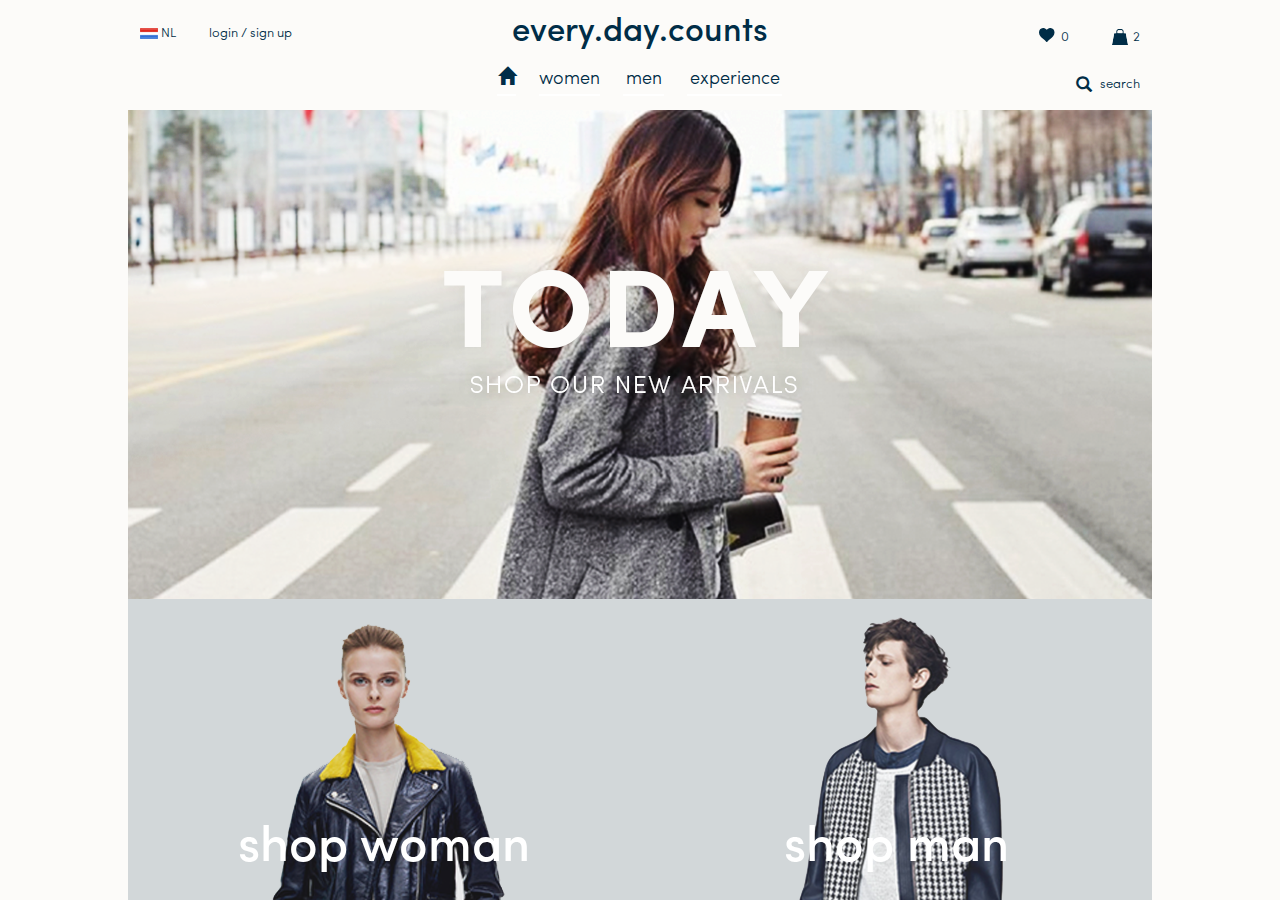
<file: index.html>
<!DOCTYPE html>
<html lang="en" class="js csstransforms3d">
  <head>
    <meta charset="utf-8">
    <title>Front End Test - Style Guide</title>
    <meta name="description" content="">
    <meta name="keywords" content="">
    <meta name="robots" content="index, follow">
    <meta name="revisit-after" content="1 day">
    <meta name="language" content="sr">
    <meta name="generator" content="N/A">
    <meta property="og:title" content="" />
    <meta property="og:type" content="" />
    <meta property="og:url" content="" />
    <meta property="og:image" content="" />
    <meta property="og:description" content="" />
    <meta name="viewport" content="width=device-width, initial-scale=1.0, maximum-scale=1">
    <link rel="shortcut icon" href="images/favicon.ico" type="image/x-icon">
    <link rel="icon" href="images/favicon.ico" type="image/x-icon">
    <link href="https://maxcdn.bootstrapcdn.com/bootstrap/3.3.6/css/bootstrap.min.css" rel="stylesheet">
    <link rel="stylesheet" href="//maxcdn.bootstrapcdn.com/font-awesome/4.3.0/css/font-awesome.min.css">
    <link href="css/main.css" rel="stylesheet">
    <script src="js/lib/modernizr.custom.js"></script>
    
  </head>
  <body>
  <div id="st-container" class="st-container st-effect-3">
    <div class="st-pusher">
      
       <nav class="st-menu st-effect-3" id="menu-3">
           <div class="menu-search">
               <a href="#"><span class="glyphicon glyphicon-search"></span> search</a>
           </div>
            
            <ul>
                <li><a href="#">home</a></li>
                <li>
                    <a href="#">women <i class="fa fa-angle-down fa-times pull-right"></i></a>
                    <div class="submenu">
                        <ul>
                            <li>
                                <a href="#">all clothing</a>
                            </li>
                            <li>
                                <a href="#">accessoires</a>
                            </li>
                            <li>
                                <a href="#">basics</a>
                            </li>
                            <li>
                                <a href="#">dresses</a>
                            </li>
                            <li>
                                <a href="#">jackets</a>
                            </li>
                            <li>
                                <a href="#">jeans</a>
                            </li>
                            <li>
                                <a href="#">pants</a>
                            </li>
                            <li>
                                <a href="#">shirts</a>
                            </li>
                            <li>
                                <a href="#">skirts</a>
                            </li>
                            <li>
                                <a href="#">sweaters</a>
                            </li>
                        </ul>
                    </div>
                </li>
                <li>
                    <a href="#">men <i class="fa fa-angle-down fa-times pull-right"></i></a>
                    <div class="submenu">
                        <ul>
                            <li>
                                <a href="#">all clothing</a>
                            </li>
                            <li>
                                <a href="#">accessoires</a>
                            </li>
                            <li>
                                <a href="#">basics</a>
                            </li>
                            <li>
                                <a href="#">dresses</a>
                            </li>
                            <li>
                                <a href="#">jackets</a>
                            </li>
                            <li>
                                <a href="#">jeans</a>
                            </li>
                            <li>
                                <a href="#">pants</a>
                            </li>
                            <li>
                                <a href="#">shirts</a>
                            </li>
                            <li>
                                <a href="#">skirts</a>
                            </li>
                            <li>
                                <a href="#">sweaters</a>
                            </li>
                        </ul>
                    </div>
                </li>
                <li><a href="#">experience</a></li>
                <li><a href="#"><span class="glyphicon glyphicon-user"></span> login / sign up</a></li>
                <li><a href="#"><span><img src="img/NL_base.png" alt=""></span> Nederland</a></li>
                <li><a href="#"><span class="glyphicon glyphicon-heart"></span> wishlist: 0</a></li>
                <li><a href="#">help</a></li>
                <li><a href="#">about us</a></li>
                <li><a href="#">privacy policy</a></li>
                <li><a href="#">terms & conditions</a></li>
            </ul>
        </nav>
        <div class="st-content">
            <div class="st-content-inner">
                <div class="container">
                  <div class="shopping-cart-wrapper">
                      <a href="#" class="close-box"><img src="img/close.png" alt=""></a>
                      <div class="shopping-cart-content">
                          <div class="shopping-row clearfix">
                              <div class="left-section">
                                  <p><strong>Product</strong></p>
                                  <div class="img-product">
                                      <center><img src="img/shop.jpg" alt=""></center>
                                  </div>
                                  <div class="product-description">
                                      <p>
                                          <strong>Black dress-shirt</strong> <br>
                                          Productnr.: 5648154 <br>
                                          <a href="#" class="text-button">edit</a>
                                          <a href="#" class="text-button ml-20">remove</a>
                                      </p>
                                  </div>
                              </div>
                              <div class="right-section product-info">
                                  <div class="quantity">
                                      <p><strong>Quantity</strong></p>
                                      <div class="dropdown-select">
                                        <a href="#">
                                            1
                                            <i class="fa fa-angle-down fa-times pull-right"></i>
                                        </a>
                                        <ul class="dropdown-menu-select">
                                            <li><a href="#">2</a></li>
                                            <li><a href="#">3</a></li>
                                            <li><a href="#">4</a></li>
                                            <li><a href="#">5</a></li>
                                        </ul>
                                    </div>
                                  </div>
                                  <div class="color">
                                      <p><strong>Color</strong></p>
                                      <div class="circle">
                                          <div class="black-circle">
                                              
                                          </div>
                                      </div>
                                  </div>
                                  <div class="size">
                                      <p><strong>Size</strong></p>
                                      <div class="circle">
                                          m
                                      </div>
                                  </div>
                                  <div class="price">
                                      <p><strong>Price</strong></p>
                                      <span>
                                          € 100
                                      </span>
                                  </div>
                              </div>
                          </div>
                          <div class="shopping-row clearfix">
                              <div class="left-section">
                                  <p>
                                      have a voucher code? <br>
                                      <a href="#" class="text-button">fill in your code</a>
                                  </p>
                                  
                              </div>
                              <div class="right-section total-order">
                                  <p>
                                        Subtotal <span>€ 100</span>
                                  </p>
                                  <p>
                                       Indication delivery cost <span>€ 0</span>
                                  </p>
                                  <h3>
                                      Order total  <span>€ 100
                                  </h3>
                              </div>
                          </div>
                          <div class="shopping-row clearfix">
                              <div class="left-section">
                                  <p>
                                      Order shipped within 1 <strong>business day <br>
30-day return guarantee</strong>
                                  </p>
                                 
                              </div>
                              <div class="right-section checkout">
                                 <span class="pull-left">We accept:</span>
                                 <img class="pull-left" src="img/visa.jpg" alt="">
                                  <a href="#" class="btn-blue pull-right">secure checkout <i class="fa fa-angle-right" aria-hidden="true"></i></a>
                              </div>
                          </div>
                      </div>
                  </div>
                   <header>
                       <div class="row">
                           <div class="col-md-4 col-sm-3 col-xs-2">
                               <div class="language hidden-xs">
                                   <img src="img/NL_base.png" alt="">
                                   NL

                                   <a href="#" class="login">
                                       login / sign up
                                   </a>
                                   
                               </div>
                                <div id="st-trigger-effects">
                                       <button class="navbar-toggle collapsed"  data-effect="st-effect-3">
                                          <span class="icon-bar"></span>
                                          <span class="icon-bar"></span>
                                          <span class="icon-bar"></span>
                                      </button>
                                  </div>
                           </div>
                           <div class="col-md-4 col-sm-6 col-xs-8" style="position:static">
                               <div class="date">
                                   every.day.counts
                               </div>
                               <nav class="small-menu hidden-xs">
                                   <ul>
                                       <li class="home">
                                           <a href="#"><span class="glyphicon glyphicon-home"></span></a>
                                       </li>
                                       <li class="women">
                                           <a href="#">women</a>
                                           <div class="dropdown-nav">
                                            <a href="#" class="close-box"><img src="img/close.png" alt=""></a>
                                             <div class="dropdown-content only bottom">
                                              <div class="arrow"></div>
                                              <div class="row">
                                                   <div class="col-md-8 col-sm-12">
                                                      <div class="row">
                                                          <div class="col-md-3 col-sm-3">
                                                             <div class="dropdown-submenu">
                                                              <h3>featured</h3>
                                                               <ul>
                                                                   <li><a href="#">new arrivals</a></li>
                                                                   <li><a href="#">best sellers</a></li>
                                                                   <li><a href="#" class="red">sale</a></li>
                                                               </ul>
                                                            </div>
                                                          </div>
                                                          
                                                          <div class="col-md-6 col-sm-6">
                                                             <div class="dropdown-submenu clearfix">
                                                              <h3>categories</h3>
                                                               <ul class="pull-left half-width">
                                                                   <li><a href="#">all clothing</a></li>
                                                                   <li><a href="#">accessoires</a></li>
                                                                   <li><a href="#">basics</a></li>
                                                                   <li><a href="#">dresses</a></li>
                                                                   <li><a href="#">jackets</a></li>
                                                                   <li><a href="#">jeans</a></li>
                                                               </ul>
                                                               <ul class="pull-right half-width">
                                                                    <li><a href="#">jeans</a></li>
                                                                   <li><a href="#">pants</a></li>
                                                                   <li><a href="#">shirts</a></li>
                                                                   <li><a href="#">skirts</a></li>
                                                                   <li><a href="#">sweaters</a></li>
                                                                   <li><a href="#">tops</a></li>
                                                               </ul>
                                                              </div>
                                                          </div>
                                                          <div class="col-md-3 col-sm-3">
                                                             <div class="dropdown-submenu">
                                                              <h3>lookbooks</h3>
                                                               <ul>
                                                                   <li><a href="#">summer 2014</a></li>
                                                                   <li><a href="#">spring 2014</a></li>
                                                               </ul>
                                                              </div>
                                                          </div>
                                                      </div>
                                                       
                                                   </div>
                                                   <div class="col-md-4 hidden-sm">
                                                       <img src="img/sale.jpg" alt="" class="img-responsive">
                                                   </div>
                                               </div>
                                             </div>
                                           </div>
                                           
                                       </li>
                                       <li class="men">
                                           <a href="#">men</a>
                                           <div class="dropdown-nav">
                                            <a href="#" class="close-box"><img src="img/close.png" alt=""></a>
                                             <div class="dropdown-content only bottom">
                                              <div class="arrow"></div>
                                              <div class="row">
                                                   <div class="col-md-8 col-sm-12">
                                                      <div class="row">
                                                          <div class="col-md-3 col-sm-3">
                                                             <div class="dropdown-submenu">
                                                              <h3>featured</h3>
                                                               <ul>
                                                                   <li><a href="#">new arrivals</a></li>
                                                                   <li><a href="#">best sellers</a></li>
                                                                   <li><a href="#" class="red">sale</a></li>
                                                               </ul>
                                                            </div>
                                                          </div>
                                                          
                                                          <div class="col-md-6 col-sm-6">
                                                             <div class="dropdown-submenu clearfix">
                                                              <h3>categories</h3>
                                                               <ul class="pull-left half-width">
                                                                   <li><a href="#">all clothing</a></li>
                                                                   <li><a href="#">accessoires</a></li>
                                                                   <li><a href="#">basics</a></li>
                                                                   <li><a href="#">dresses</a></li>
                                                                   <li><a href="#">jackets</a></li>
                                                                   <li><a href="#">jeans</a></li>
                                                               </ul>
                                                               <ul class="pull-right half-width">
                                                                    <li><a href="#">jeans</a></li>
                                                                   <li><a href="#">pants</a></li>
                                                                   <li><a href="#">shirts</a></li>
                                                                   <li><a href="#">skirts</a></li>
                                                                   <li><a href="#">sweaters</a></li>
                                                                   <li><a href="#">tops</a></li>
                                                               </ul>
                                                              </div>
                                                          </div>
                                                          <div class="col-md-3 col-sm-3">
                                                             <div class="dropdown-submenu">
                                                              <h3>lookbooks</h3>
                                                               <ul>
                                                                   <li><a href="#">summer 2014</a></li>
                                                                   <li><a href="#">spring 2014</a></li>
                                                               </ul>
                                                              </div>
                                                          </div>
                                                      </div>
                                                       
                                                   </div>
                                                   <div class="col-md-4 hidden-sm">
                                                       <img src="img/sale.jpg" alt="" class="img-responsive">
                                                   </div>
                                               </div>
                                             </div>
                                           </div>
                                           
                                       </li>
                                       <li class="experience">
                                           <a href="#">experience</a>
                                           <div class="dropdown-nav">
                                            <a href="#" class="close-box"><img src="img/close.png" alt=""></a>
                                             <div class="dropdown-content only bottom">
                                              <div class="arrow"></div>
                                              <div class="row">
                                                   <div class="col-md-8 col-sm-12">
                                                      <div class="row">
                                                          <div class="col-md-3 col-sm-3">
                                                             <div class="dropdown-submenu">
                                                              <h3>featured</h3>
                                                               <ul>
                                                                   <li><a href="#">new arrivals</a></li>
                                                                   <li><a href="#">best sellers</a></li>
                                                                   <li><a href="#" class="red">sale</a></li>
                                                               </ul>
                                                            </div>
                                                          </div>
                                                          
                                                          <div class="col-md-6 col-sm-6">
                                                             <div class="dropdown-submenu clearfix">
                                                              <h3>categories</h3>
                                                               <ul class="pull-left half-width">
                                                                   <li><a href="#">all clothing</a></li>
                                                                   <li><a href="#">accessoires</a></li>
                                                                   <li><a href="#">basics</a></li>
                                                                   <li><a href="#">dresses</a></li>
                                                                   <li><a href="#">jackets</a></li>
                                                                   <li><a href="#">jeans</a></li>
                                                               </ul>
                                                               <ul class="pull-right half-width">
                                                                    <li><a href="#">jeans</a></li>
                                                                   <li><a href="#">pants</a></li>
                                                                   <li><a href="#">shirts</a></li>
                                                                   <li><a href="#">skirts</a></li>
                                                                   <li><a href="#">sweaters</a></li>
                                                                   <li><a href="#">tops</a></li>
                                                               </ul>
                                                              </div>
                                                          </div>
                                                          <div class="col-md-3 col-sm-3">
                                                             <div class="dropdown-submenu">
                                                              <h3>lookbooks</h3>
                                                               <ul>
                                                                   <li><a href="#">summer 2014</a></li>
                                                                   <li><a href="#">spring 2014</a></li>
                                                               </ul>
                                                              </div>
                                                          </div>
                                                      </div>
                                                       
                                                   </div>
                                                   <div class="col-md-4 hidden-sm">
                                                       <img src="img/sale.jpg" alt="" class="img-responsive">
                                                   </div>
                                               </div>
                                             </div>
                                           </div>
                                           
                                       </li>
                                   </ul>
                               </nav>
                           </div>
                           <div class="col-md-4 col-sm-3 col-xs-2">
                                <div class="favourites">
                                    <a href="#" class="heart hidden-xs">
                                    <svg xmlns="http://www.w3.org/2000/svg" xmlns:xlink="http://www.w3.org/1999/xlink" preserveAspectRatio="xMidYMid" width="16" height="16" viewBox="0 0 16 16">
              <defs>

              </defs>
              <path d="M11.185,-0.010 C9.708,-0.010 8.446,1.084 7.752,1.838 C7.058,1.084 5.799,-0.010 4.322,-0.010 C1.777,-0.010 0.000,1.833 0.000,4.469 C0.000,7.374 2.207,9.252 4.342,11.068 C5.350,11.927 6.393,12.814 7.193,13.798 C7.328,13.962 7.525,14.057 7.732,14.057 L7.773,14.057 C7.981,14.057 8.177,13.962 8.311,13.798 C9.112,12.814 10.155,11.927 11.163,11.069 C13.299,9.253 15.507,7.375 15.507,4.469 C15.507,1.833 13.729,-0.010 11.185,-0.010 Z" class="cls-1"/>
            </svg>
                                    <span>0</span></a>
                                    <a href="#" class="shopping-bag">2</a>
                                    <div class="search hidden-xs">
                                        <a href="#"><span class="glyphicon glyphicon-search"></span> search</a>

                                    </div>
                                </div>

                           </div>
                       </div>
                       
                       
                       <div class="clear"></div>
                   </header>
                   <div class="search-box clearfix only bottom">
                        <input type="text" value="black">
                        <button class="btn-blue">
                            search <i class="fa fa-angle-right" aria-hidden="true"></i>
                        </button>
                        <div class="arrow"></div>
                   </div>
                   <div class="search-box-suggestions">
                      
                       <ul>
                           <li><a href="#">black shirt</a></li>
                           <li><a href="#"><span>black blazer</span></a></li>
                           <li><a href="#"><span>black top</span></a></li>
                       </ul>
                   </div>
                   <div class="mobile-search visible-xs clearfix">
                       <div class="half">
                           <a href="#">
                               <span class="glyphicon glyphicon-map-marker"></span>
                               store
                           </a>
                       </div>
                       <div class="half">
                           <a href="#">
                           <span class="glyphicon glyphicon-search"></span> search</a>
                       </div>
                   </div>
                </div>
                
           <main role="main">
               <div class="container">
                    <section class="big-image">
                        <img src="img/Mail-bijlage.png" class="img-responsive" alt="">
                        <a href="#" class="prev"><i class="fa fa-angle-left" aria-hidden="true"></i></a>
                        <a href="#" class="next"><i class="fa fa-angle-right" aria-hidden="true"></i></a>
                    </section>
                    <section class="twoimages clearfix">
                        <a href="#" class="image-box woman">
                            shop <span>woman</span>
                        </a>
                        <a href="#" class="image-box man">
                             shop <span>man</span>
                        </a>
                        <div class="clear"></div>
                    </section>
                    <div class="free-delivery">
                        free delivery & returns on UK orders
                    </div>
                    <section class="latest-product clearfix">
                        <div class="one-product">
                            <figure>
                               <a href="#">
                                   <img src="img/product1a.jpg" class="img-responsive" alt="">
                               </a> 
                            </figure>
                            <div class="description">
                                <h3>Today - Love dresses</h3>
                                <p>
                                    Donec sed odio dui. Donec ullam corper nulla non metus auctor fring illa. Vestibulum id ligula.
                                </p>
                                <a href="#" class="bold-link">Read more <i class="fa fa-angle-right" aria-hidden="true"></i></a>
                            </div>
                        </div>
                        <div class="one-product">
                            <figure>
                                <a href="#">
                                   <img src="img/product2.jpg" class="img-responsive" alt="">
                               </a> 
                            </figure>
                            <div class="description">
                                <h3>The everyday bag</h3>
                                <p>
                                   Duis mollis, est non commodo luctus, nisi erat porttitor ligula.
                                </p>
                                <a href="#" class="bold-link">Read more <i class="fa fa-angle-right" aria-hidden="true"></i></a>
                            </div>
                        </div>
                    </section>
               </div>
           </main>
           <footer>
                 <div class="container">
                     <div class="footer-content">
                      <div class="row">
                           <div class="col-md-4 col-sm-3 hidden-xs">
                                <ul class="footer-links">
                                    <li><a href="#">help</a></li>
                                    <li><a href="#">about us</a></li>
                                    <li><a href="#">privacy policy</a></li>
                                    <li><a href="#">terms & conditions</a></li>
                                </ul>
                           </div>
                           <div class="col-md-4 col-sm-6 col-xs-12">
                                <p>
                                    Donec sed odio dui. Donec ullamper nulla 
            non metus auctor fringilla. 
                                </p>
                                <input type="text" class="newsletter" placeholder="Your emailadress">
                                <a href="#" class="btn-blue">women <i class="fa fa-angle-right" aria-hidden="true"></i></a>
                                <a href="#" class="btn-blue">men <i class="fa fa-angle-right" aria-hidden="true"></i></a>
                                <a href="#" class="btn-blue last">both <i class="fa fa-angle-right" aria-hidden="true"></i></a>
                           </div>
                           <div class="col-md-4 col-sm-3 hidden-xs">
                               <div class="address align-center">
                                   <img src="img/pin-icon.png" alt="">

                                <p>
                                    33G King's Rd, London <br />
            +44 20 7730 6787
                                </p>
                                <a href="#" class="bold-link">
                                    more information <i class="fa fa-angle-right" aria-hidden="true"></i>
                                </a>
                                </div>
                           </div>
                          </div>
                      </div>
                  </div>
                  <div class="footer-bottom">
                      <div class="container">
                          <div class="footer-bottom-content">
                            <ul class="pull-right clearfix">
                                  <li><a href="#"><i class="fa fa-facebook" aria-hidden="true"></i></a></li>
                                  <li><a href="#"><i class="fa fa-youtube" aria-hidden="true"></i></a></li>
                                  <li><a href="#"><i class="fa fa-pinterest-p" aria-hidden="true"></i></a></li>
                                  <li><a href="#"><i class="fa fa-instagram" aria-hidden="true"></i></a></li>
                                  <li><a href="#"><i class="fa fa-twitter" aria-hidden="true"></i></a></li>
                                  <li><a href="#"><i class="fa fa-google-plus"></i></a></li>
                              </ul>
                             <p class="pull-left">copyright 2014</p>
                              
                          </div>
                      </div>
                  </div>
               </footer>
            </div>
        </div>
    </div>
  </div>
    <script src="https://ajax.googleapis.com/ajax/libs/jquery/2.1.4/jquery.min.js"></script>
    <script>window.jQuery || document.write('<script src="js/lib/jquery.min.js"><\/script>')</script>
    <script src="https://maxcdn.bootstrapcdn.com/bootstrap/3.3.6/js/bootstrap.min.js"></script>
    <script>window.jQuery || document.write('<script src="js/lib/bootstrap.min.js"><\/script>')</script>
    <script src="js/classie.js"></script>
    <script src="js/sidebarEffects.js"></script>
    <script src="js/main.js"></script>
  </body>
</html>
</file>
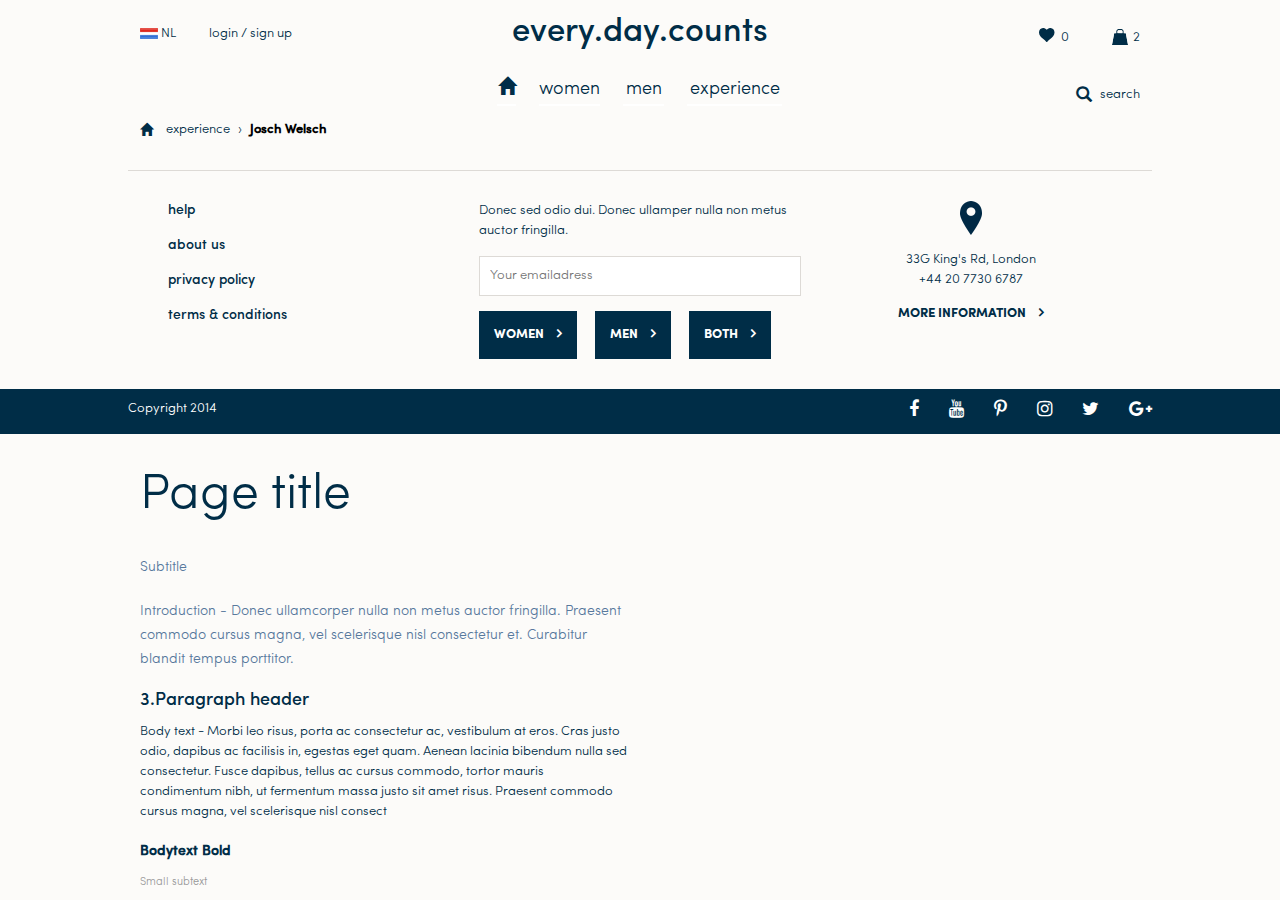
<file: index_styleguide.html>
<!DOCTYPE html>
<html lang="en" class="js csstransforms3d">
  <head>
    <meta charset="utf-8">
    <title>Front End Test - Style Guide</title>
    <meta name="description" content="">
    <meta name="keywords" content="">
    <meta name="robots" content="index, follow">
    <meta name="revisit-after" content="1 day">
    <meta name="language" content="sr">
    <meta name="generator" content="N/A">
    <meta property="og:title" content="" />
    <meta property="og:type" content="" />
    <meta property="og:url" content="" />
    <meta property="og:image" content="" />
    <meta property="og:description" content="" />
    <meta name="viewport" content="width=device-width, initial-scale=1.0, maximum-scale=1">
    <link href="https://maxcdn.bootstrapcdn.com/bootstrap/3.3.6/css/bootstrap.min.css" rel="stylesheet">
    <link rel="stylesheet" href="//maxcdn.bootstrapcdn.com/font-awesome/4.3.0/css/font-awesome.min.css">
    <link href="css/main.css" rel="stylesheet">
    <script src="js/lib/modernizr.custom.js"></script>

  </head>
  <body class="styleguide">
  <div id="st-container" class="st-container st-effect-3">
    <div class="st-pusher" id="st-trigger-effects">
      <button class="navbar-toggle collapsed"  data-effect="st-effect-3">
          <span class="icon-bar"></span>
          <span class="icon-bar"></span>
          <span class="icon-bar"></span>
      </button>
       <nav class="st-menu st-effect-3" id="menu-3">
           <div class="menu-search">
               <a href="#"><span class="glyphicon glyphicon-search"></span> search</a>
           </div>

            <ul>
                <li><a href="#">home</a></li>
                <li>
                    <a href="#">women <i class="fa fa-angle-down fa-times pull-right"></i></a>
                    <div class="submenu">
                        <ul>
                            <li>
                                <a href="#">all clothing</a>
                            </li>
                            <li>
                                <a href="#">accessoires</a>
                            </li>
                            <li>
                                <a href="#">basics</a>
                            </li>
                            <li>
                                <a href="#">dresses</a>
                            </li>
                            <li>
                                <a href="#">jackets</a>
                            </li>
                            <li>
                                <a href="#">jeans</a>
                            </li>
                            <li>
                                <a href="#">pants</a>
                            </li>
                            <li>
                                <a href="#">shirts</a>
                            </li>
                            <li>
                                <a href="#">skirts</a>
                            </li>
                            <li>
                                <a href="#">sweaters</a>
                            </li>
                        </ul>
                    </div>
                </li>
                <li>
                    <a href="#">men <i class="fa fa-angle-down fa-times pull-right"></i></a>
                    <div class="submenu">
                        <ul>
                            <li>
                                <a href="#">all clothing</a>
                            </li>
                            <li>
                                <a href="#">accessoires</a>
                            </li>
                            <li>
                                <a href="#">basics</a>
                            </li>
                            <li>
                                <a href="#">dresses</a>
                            </li>
                            <li>
                                <a href="#">jackets</a>
                            </li>
                            <li>
                                <a href="#">jeans</a>
                            </li>
                            <li>
                                <a href="#">pants</a>
                            </li>
                            <li>
                                <a href="#">shirts</a>
                            </li>
                            <li>
                                <a href="#">skirts</a>
                            </li>
                            <li>
                                <a href="#">sweaters</a>
                            </li>
                        </ul>
                    </div>
                </li>
                <li><a href="#">experience</a></li>
                <li><a href="#"><span class="glyphicon glyphicon-user"></span> login / sign up</a></li>
                <li><a href="#"><span><img src="img/NL_base.png" alt=""></span> Nederland</a></li>
                <li><a href="#"><span class="glyphicon glyphicon-heart"></span> wishlist: 0</a></li>
                <li><a href="#">help</a></li>
                <li><a href="#">about us</a></li>
                <li><a href="#">privacy policy</a></li>
                <li><a href="#">terms & conditions</a></li>
            </ul>
        </nav>
        <div class="st-content">
            <div class="st-content-inner">
                <div class="container">
                   <header>
                       <div class="row">
                           <div class="col-md-4">
                               <div class="language">
                                   <img src="img/NL_base.png" alt="">
                                   NL

                                   <a href="#" class="login">
                                       login / sign up
                                   </a>
                               </div>

                           </div>
                           <div class="col-md-4">
                               <div class="date">
                                   every.day.counts
                               </div>
                               <nav class="small-menu">
                                   <ul>
                                       <li class="home">
                                           <a href="#"><span class="glyphicon glyphicon-home"></span></a>
                                       </li>
                                       <li class="women"><a href="#">women</a></li>
                                       <li class="men"><a href="#">men</a></li>
                                       <li class="experience"><a href="#">experience</a></li>
                                   </ul>
                               </nav>
                           </div>
                           <div class="col-md-4">
                                <div class="favourites">
                                    <a href="#" class="heart">
                                    <svg xmlns="http://www.w3.org/2000/svg" xmlns:xlink="http://www.w3.org/1999/xlink" preserveAspectRatio="xMidYMid" width="16" height="16" viewBox="0 0 16 16">
              <defs>

              </defs>
              <path d="M11.185,-0.010 C9.708,-0.010 8.446,1.084 7.752,1.838 C7.058,1.084 5.799,-0.010 4.322,-0.010 C1.777,-0.010 0.000,1.833 0.000,4.469 C0.000,7.374 2.207,9.252 4.342,11.068 C5.350,11.927 6.393,12.814 7.193,13.798 C7.328,13.962 7.525,14.057 7.732,14.057 L7.773,14.057 C7.981,14.057 8.177,13.962 8.311,13.798 C9.112,12.814 10.155,11.927 11.163,11.069 C13.299,9.253 15.507,7.375 15.507,4.469 C15.507,1.833 13.729,-0.010 11.185,-0.010 Z" class="cls-1"/>
            </svg>
                                    <span>0</span></a>
                                    <a href="#" class="shopping-bag">2</a>
                                    <div class="search">
                                        <a href="#"><span class="glyphicon glyphicon-search"></span> search</a>

                                    </div>
                                </div>

                           </div>
                       </div>
                   </header>
                   <section class="breadcrumb">
                        <a href="#"><span class="glyphicon glyphicon-home"></span></a>
                        <a href="#">experience</a> › <span class="bold">Josch Welsch</span>
                   </section>

                </div>
                <footer>

         <div class="container">
             <div class="footer-content">
              <div class="row">
                   <div class="col-md-4">
                        <ul class="footer-links">
                            <li><a href="#">help</a></li>
                            <li><a href="#">about us</a></li>
                            <li><a href="#">privacy policy</a></li>
                            <li><a href="#">terms & conditions</a></li>
                        </ul>
                   </div>
                   <div class="col-md-4">
                        <p>
                            Donec sed odio dui. Donec ullamper nulla
    non metus auctor fringilla.
                        </p>
                        <input type="text" class="newsletter" placeholder="Your emailadress">
                        <a href="#" class="btn-blue">women <i class="fa fa-angle-right" aria-hidden="true"></i></a>
                        <a href="#" class="btn-blue">men <i class="fa fa-angle-right" aria-hidden="true"></i></a>
                        <a href="#" class="btn-blue">both <i class="fa fa-angle-right" aria-hidden="true"></i></a>
                   </div>
                   <div class="col-md-4">
                       <div class="address align-center">
                           <img src="img/pin-icon.png" alt="">

                        <p>
                            33G King's Rd, London <br />
    +44 20 7730 6787
                        </p>
                        <a href="#" class="bold-link">
                            more information <i class="fa fa-angle-right" aria-hidden="true"></i>
                        </a>
                        </div>
                   </div>
                  </div>
              </div>
          </div>
          <div class="footer-bottom">
              <div class="container">
                  <div class="footer-bottom-content ">
                     <p class="pull-left">Copyright 2014</p>
                      <ul class="pull-right clearfix">
                          <li><a href="#"><i class="fa fa-facebook" aria-hidden="true"></i></a></li>
                          <li><a href="#"><i class="fa fa-youtube" aria-hidden="true"></i></a></li>
                          <li><a href="#"><i class="fa fa-pinterest-p" aria-hidden="true"></i></a></li>
                          <li><a href="#"><i class="fa fa-instagram" aria-hidden="true"></i></a></li>
                          <li><a href="#"><i class="fa fa-twitter" aria-hidden="true"></i></a></li>
                          <li><a href="#"><i class="fa fa-google-plus"></i></a></li>
                      </ul>
                  </div>
              </div>
          </div>
       </footer>
           <main role="main">
               <div class="container">
                   <section class="main-content" style="width:50%">
                        <h1>Page title</h1>
                        <h2>Subtitle</h2>
                        <h2>
                            Introduction - Donec ullamcorper nulla non metus auctor fringilla. Praesent commodo cursus magna, vel scelerisque nisl consectetur et. Curabitur blandit tempus porttitor.
                        </h2>
                        <h3>
                            3.Paragraph header
                        </h3>
                        <p>
                            Body text - Morbi leo risus, porta ac consectetur ac, vestibulum at eros. Cras justo odio, dapibus ac facilisis in, egestas eget quam. Aenean lacinia bibendum nulla sed consectetur. Fusce dapibus, tellus ac cursus commodo, tortor mauris condimentum nibh, ut fermentum massa justo sit amet risus. Praesent commodo cursus magna, vel scelerisque nisl consect <br /> <br />
                            <span><strong>Bodytext Bold</strong></span>
                        </p>

                        <p>
                            <span class="small">
                                Small subtext
                            </span>
                        </p>
                    </section>
                    <section class="big-image">
                        <img src="img/Mail-bijlage.png" class="img-responsive" alt="">
                        <a href="#" class="prev"><i class="fa fa-angle-left" aria-hidden="true"></i></a>
                        <a href="#" class="next"><i class="fa fa-angle-right" aria-hidden="true"></i></a>
                    </section>
                    <section class="twoimages clearfix">
                        <a href="#" class="image-box woman">
                            shop woman
                        </a>
                        <a href="#" class="image-box man">
                             shop man
                        </a>
                        <div class="clear"></div>
                    </section>
                    <section class="inputs" style="width:50%;">
                        <div class="field-box">
                            <label for="">Textfield</label>
                            <input type="text" placeholder="">
                        </div>
                         <div class="field-box">
                            <label for="">Error message</label>
                            <input type="text" class="error" placeholder="Input">
                            <span class="error-msg">Error message</span>
                        </div>
                         <div class="field-box">
                            <div class="dropdown-select">
                                <a href="#">
                                    The Netherlands
                                    <i class="fa fa-angle-down fa-times pull-right"></i>
                                </a>
                                <ul class="dropdown-menu-select">
                                    <li><a href="#">option 1</a></li>
                                    <li><a href="#">option 2</a></li>
                                    <li><a href="#">option 3</a></li>
                                    <li><a href="#">option 4</a></li>
                                </ul>
                            </div>
                        </div>
                        <div class="field-box">
                            <button type="button" class="btn-blue">Button <i class="fa fa-angle-right" aria-hidden="true"></i></a>
                        </div>

                        <div class="field-box">
                            <button type="button" class="btn-blue add-to"><img src="img/shopping-bag-icon-white.png" alt=""> add to bag <i class="fa fa-angle-right" aria-hidden="true"></i></a>
                        </div>

                        <div class="field-box">
                            <button type="button" class="btn-blue add-to"><img src="img/shopping-bag-icon-white.png" alt=""> add to bag <i class="fa fa-angle-right" aria-hidden="true"></i></a>
                        </div>

                        <div class="field-box">
                            <a href="#" class="btn-light">
                                <i class="fa fa-heart" aria-hidden="true"></i>
                            </a>
                            <a href="#" class="btn-light">
                               <i class="fa fa-share-alt" aria-hidden="true"></i>
                            </a>
                        </div>

                         <div class="field-box">
                            <button class="bold-link">
                               button <i class="fa fa-angle-right" aria-hidden="true"></i>
                            </button>

                        </div>
                        <div class="field-box">
                            <button class="text-button">text button</button>

                        </div>

                        <div class="field-box">
                            <div class="dropdown-select-slide">
                                <a href="#">
                                    The Netherlands
                                    <i class="fa fa-angle-down fa-times"></i>
                                </a>
                                <ul class="dropdown-menu-select">
                                    <li><a href="#">option 1</a></li>
                                    <li><a href="#">option 2</a></li>
                                    <li><a href="#">option 3</a></li>
                                    <li><a href="#">option 4</a></li>
                                </ul>
                            </div>
                        </div>

                    </section>

                    <section class="products">
                        <div class="">
                            <div class="col-md-3">
                                <div class="product">
                                    <figure>
                                        <a href="#">
                                        <center><img class="img-responsive" src="img/woman1.jpg" alt=""></center></a>
                                    </figure>
                                    <div class="title">
                                        <a href="#">White dress-shirt</a>
                                    </div>
                                    <div class="price">
                                        <a href="#">
                                            €30 <i class="fa fa-angle-right" aria-hidden="true"></i>
                                        </a>
                                    </div>
                                    <div class="dots">
                                        <a href="#" class="black"></a>
                                        <a href="#" class="blue"></a>
                                        <a href="#" class="green"></a>
                                        <a href="#">
                                            <span class="glyphicon glyphicon-plus"></span>
                                        </a>
                                    </div>
                                </div>
                            </div>
                            <div class="col-md-3">
                                <div class="product">
                                    <figure>
                                         <a href="#"><center><img class="img-responsive" src="img/woman2.jpg" alt=""></center></a>
                                    </figure>
                                    <div class="title">
                                         <a href="#">Jacket</a>
                                    </div>
                                    <div class="price">
                                       <span><del>€20</del></span>
                                        <a href="#" class="red-link">
                                             €10 <i class="fa fa-angle-right" aria-hidden="true"></i>
                                        </a>
                                    </div>
                                    <div class="dots">
                                        <a href="#" class="purple"></a>
                                        <a href="#" class="grey"></a>
                                    </div>
                                </div>
                            </div>
                            <div class="col-md-3">
                                <div class="product">
                                    <figure>
                                         <a href="#"><center><img src="img/woman3.jpg" class="img-responsive" alt=""></center></a>
                                    </figure>
                                    <div class="title">
                                        <a href="#"> Cashmere blazer</a>
                                    </div>
                                    <div class="price">
                                        <a href="#">
                                            €55.99
                                        </a>
                                    </div>
                                </div>
                            </div>
                            <div class="col-md-3">
                                <div class="product">
                                    <figure>
                                        <a href="#"> <center><img src="img/woman4.jpg" class="img-responsive" alt=""></center></a>
                                    </figure>
                                    <div class="title">
                                        <a href="#"> Grey shirt</a>
                                    </div>
                                    <div class="price">
                                        <a href="#">
                                            €15
                                        </a>
                                    </div>
                                    <div class="dots">
                                        <a href="#" class="border-dots">
                                            <span class="dark-grey-border"></span>
                                        </a>
                                        <a href="#" class="border-dots">
                                            <span class="dark-grey-border"></span>
                                        </a>
                                    </div>
                                </div>
                            </div>
                        </div>
                    </section>

               </div>
           </main>
            </div>
        </div>
    </div>
  </div>
    <script src="https://ajax.googleapis.com/ajax/libs/jquery/2.1.4/jquery.min.js"></script>
    <script>window.jQuery || document.write('<script src="js/lib/jquery.min.js"><\/script>')</script>
    <script src="https://maxcdn.bootstrapcdn.com/bootstrap/3.3.6/js/bootstrap.min.js"></script>
    <script>window.jQuery || document.write('<script src="js/lib/bootstrap.min.js"><\/script>')</script>
    <script src="js/classie.js"></script>
    <script src="js/sidebarEffects.js"></script>
    <script src="js/main.js"></script>
  </body>
</html>
</file>
<file: css/main.css>
/*! normalize.css v3.0.3 | MIT License | github.com/necolas/normalize.css */html{font-family:sans-serif;-ms-text-size-adjust:100%;-webkit-text-size-adjust:100%}body{margin:0}article,aside,details,figcaption,figure,footer,header,hgroup,main,menu,nav,section,summary{display:block}audio,canvas,progress,video{display:inline-block;vertical-align:baseline}audio:not([controls]){display:none;height:0}[hidden],template{display:none}a{background-color:transparent}a:active,a:hover,a:focus{outline:0;text-decoration:none}abbr[title]{border-bottom:1px dotted}b,strong{font-weight:bold}dfn{font-style:italic}h1{font-size:2em;margin:0.67em 0}mark{background:#ff0;color:#000}small{font-size:80%}sub,sup{font-size:75%;line-height:0;position:relative;vertical-align:baseline}sup{top:-0.5em}sub{bottom:-0.25em}img{border:0}svg:not(:root){overflow:hidden}figure{margin:1em 40px}hr{box-sizing:content-box;height:0}pre{overflow:auto}code,kbd,pre,samp{font-family:monospace, monospace;font-size:1em}button,input,optgroup,select,textarea{color:inherit;font:inherit;margin:0}button{overflow:visible}button,select{text-transform:none}button,html input[type="button"],input[type="reset"],input[type="submit"]{-webkit-appearance:button;cursor:pointer}button[disabled],html input[disabled]{cursor:default}button::-moz-focus-inner,input::-moz-focus-inner{border:0;padding:0}input{line-height:normal}input[type="checkbox"],input[type="radio"]{box-sizing:border-box;padding:0}input[type="number"]::-webkit-inner-spin-button,input[type="number"]::-webkit-outer-spin-button{height:auto}input[type="search"]{-webkit-appearance:textfield;box-sizing:content-box}input[type="search"]::-webkit-search-cancel-button,input[type="search"]::-webkit-search-decoration{-webkit-appearance:none}fieldset{border:1px solid #c0c0c0;margin:0 2px;padding:0.35em 0.625em 0.75em}legend{border:0;padding:0}textarea{overflow:auto}optgroup{font-weight:bold}table{border-collapse:collapse;border-spacing:0}td,th{padding:0}ul,ol{list-style:none;margin:0;padding:0}.align-center{text-align:center}b,strong,.bold{font-weight:bold !important}.col-xs-1,.col-sm-1,.col-md-1,.col-lg-1,.col-xs-2,.col-sm-2,.col-md-2,.col-lg-2,.col-xs-3,.col-sm-3,.col-md-3,.col-lg-3,.col-xs-4,.col-sm-4,.col-md-4,.col-lg-4,.col-xs-5,.col-sm-5,.col-md-5,.col-lg-5,.col-xs-6,.col-sm-6,.col-md-6,.col-lg-6,.col-xs-7,.col-sm-7,.col-md-7,.col-lg-7,.col-xs-8,.col-sm-8,.col-md-8,.col-lg-8,.col-xs-9,.col-sm-9,.col-md-9,.col-lg-9,.col-xs-10,.col-sm-10,.col-md-10,.col-lg-10,.col-xs-11,.col-sm-11,.col-md-11,.col-lg-11,.col-xs-12,.col-sm-12,.col-md-12,.col-lg-12{padding-right:5px;padding-left:5px}.row{margin-left:-5px;margin-right:-5px}.block{display:block}input:focus,select:focus,textarea:focus,button:focus{outline:none}@font-face{font-family:'SofiaProRegular';font-weight:normal;src:url("../fonts/Mostardesign-SofiaProRegular.otf") format("opentype")}@font-face{font-family:'SofiaProBold';font-weight:bold;src:url("../fonts/Mostardesign-SofiaProBold.otf") format("opentype")}@font-face{font-family:'SofiaProLight';font-weight:300;src:url("../fonts/Mostardesign-SofiaProLight.otf") format("opentype")}@font-face{font-family:'SofiaProMedium';font-weight:500;src:url("../fonts/Mostardesign-SofiaProMedium.otf") format("opentype")}.btn-style,.btn-blue{background:#002d47;color:#fff;padding:15px;font-size:13px;text-transform:uppercase;font-family:"SofiaProBold";display:inline-block;-webkit-transition:all 0.2s ease;-moz-transition:all 0.2s ease;-o-transition:all 0.2s ease;transition:all 0.2s ease;border:none}.btn-style:hover,.btn-blue:hover,.btn-style:focus,.btn-blue:focus,.btn-style:active,.btn-blue:active{background-color:#001d2d;color:#fff;-webkit-transition:all 0.2s ease;-moz-transition:all 0.2s ease;-o-transition:all 0.2s ease;transition:all 0.2s ease}.btn-style i,.btn-blue i{font-weight:bold;font-size:14px;margin-left:10px}.btn-style img,.btn-blue img{position:relative;top:-2px;margin-right:10px}.red{color:#e6535d !important}.btn-light{width:50px;height:50px;text-align:center;line-height:50px;color:#fff;background:#58799d;display:inline-block;-webkit-transition:all 0.2s ease;-moz-transition:all 0.2s ease;-o-transition:all 0.2s ease;transition:all 0.2s ease}.btn-light:hover{background:#3d546e;-webkit-transition:all 0.2s ease;-moz-transition:all 0.2s ease;-o-transition:all 0.2s ease;transition:all 0.2s ease}.btn-light:hover i{color:#fff}.btn-light:active,.btn-light:focus{color:#8aa1bb}.btn-light:active i,.btn-light:focus i{color:#8aa1bb}.btn-light i{font-size:15px;color:#fff}.add-to{width:200px}.container{max-width:1024px;padding:0;width:100%}.bold-link{color:#002d47;font-size:13px;text-transform:uppercase;font-family:"SofiaProBold";display:inline-block;-webkit-transition:all 0.2s ease;-moz-transition:all 0.2s ease;-o-transition:all 0.2s ease;transition:all 0.2s ease;border:none;background:none}.bold-link:hover,.bold-link:focus,.bold-link:active{color:#001d2d;-webkit-transition:all 0.2s ease;-moz-transition:all 0.2s ease;-o-transition:all 0.2s ease;transition:all 0.2s ease}.bold-link:hover i,.bold-link:focus i,.bold-link:active i{color:#001d2d}.bold-link i{font-weight:bold;font-size:14px;margin-left:10px}.red-link{color:#e6535d;padding:15px;font-size:13px;text-transform:uppercase;font-family:"SofiaProBold";display:inline-block;-webkit-transition:all 0.2s ease;-moz-transition:all 0.2s ease;-o-transition:all 0.2s ease;transition:all 0.2s ease;border:none;background:none}.red-link:hover,.red-link:focus,.red-link:active{color:#e6535d;-webkit-transition:all 0.2s ease;-moz-transition:all 0.2s ease;-o-transition:all 0.2s ease;transition:all 0.2s ease}.red-link:hover i,.red-link:focus i,.red-link:active i{color:#001d2d}.red-link i{font-weight:bold;font-size:14px;margin-left:10px;color:#e6535d}.text-button{background:none;border:none;color:#999;font-family:"SofiaProMedium";border-bottom:1px solid #dddad6;padding:0;-webkit-transition:all 0.2s ease;-moz-transition:all 0.2s ease;-o-transition:all 0.2s ease;transition:all 0.2s ease}.text-button:hover,.text-button:focus,.text-button:active{color:#666;border-bottom:1px solid #b1b0af;-webkit-transition:all 0.2s ease;-moz-transition:all 0.2s ease;-o-transition:all 0.2s ease;transition:all 0.2s ease}.clear{clear:both}.btn-blue{margin-right:15px}.hover,header .language a:hover,header .favourites .heart:hover span,header .favourites .shopping-bag:hover span,header .favourites .search a:hover,.breadcrumb a:hover,footer .footer-content .footer-links li a:hover,.bold{color:#000;font-family:'SofiaProMedium'}label{font-family:'SofiaProMedium';color:#002d47;font-size:14px}input{height:40px;border:1px solid #dddad6;font-family:'SofiaProLight';display:block;width:100%;padding:0 10px;color:#002d47;font-size:13px}input:focus{border:1px solid #b6b6b6}input.error{border:1px solid #e6535d}.error-msg{color:#e6535d;margin-top:3px;display:inline-block}a{color:#002d47}a:hover{color:#000}a:hover span{color:#000}body{font-family:'SofiaProLight';color:#002d47;font-size:13px;background:#fcfbf9}hr{border-bottom:1px solid #dddad6;padding:25px 0}header{padding:25px 12px;height:110px;position:relative}header .header-content .one-third{width:33%;float:left}header .language a{margin-left:30px}header .date{font-family:'SofiaProMedium';font-size:33px;text-align:center;margin-top:-16px;cursor:pointer}header .small-menu{width:100%;display:block;text-align:center;margin-top:10px}header .small-menu ul{width:100%}header .small-menu ul li{display:inline-block;margin:0 20px 0 0}header .small-menu ul li a{display:inline-block;font-size:18px;border-bottom:2px solid #fff}header .small-menu ul li a:hover{font-family:'SofiaProMedium';border-bottom:2px solid #002d47}header .small-menu ul li:last-child{margin-right:0}header .small-menu ul li.home>a{width:19px}header .small-menu ul li.women>a{width:61px}header .small-menu ul li.men>a{width:41px}header .small-menu ul li.experience>a{width:95px}header .small-menu ul li .dropdown-nav{position:absolute;width:calc(100% - 24px);left:12px;z-index:9;top:90px;padding-top:20px;display:none}header .small-menu ul li .dropdown-nav .dropdown-submenu{padding-left:15px}header .small-menu ul li .dropdown-nav h3{text-align:left;margin:0 0 30px 0}header .small-menu ul li .dropdown-nav ul li{display:block;margin:0;text-align:left}header .small-menu ul li .dropdown-nav ul li a{font-size:14px;padding:3px 0;border:none}header .small-menu ul li .dropdown-nav ul li a:hover{border:none}header .small-menu ul li .dropdown-nav ul.half-width{width:50%}header .small-menu ul li .dropdown-nav .dropdown-content{background:#fff;padding:25px 20px;height:285px;border-top:1px solid #dddad6}header .small-menu ul li .dropdown-nav .dropdown-content.only.bottom .arrow{right:474px;top:10px}header .small-menu ul li:hover .dropdown-nav{display:block}header .small-menu ul li:nth-child(2) .dropdown-nav .dropdown-content.only.bottom .arrow{right:545px}header .small-menu ul li:nth-child(4) .dropdown-nav .dropdown-content.only.bottom .arrow{right:390px}header .favourites{text-align:right}header .favourites .heart{margin-right:40px;display:inline-block;fill:#002d47;fill-rule:evenodd}header .favourites .heart svg{position:relative;top:3px}header .favourites .heart:hover{fill:#000}header .favourites .heart span{margin-left:3px}header .favourites .shopping-bag{display:inline-block;height:16px;padding-left:21px;background:url("../img/shopping-bag-icon.png") no-repeat 0 0}header .favourites .shopping-bag:hover{background:url("../img/shopping-bag-icon.png") no-repeat 0 -16px}header .favourites .shopping-bag span{position:relative;top:-3px;margin-left:1px}header .favourites .search{margin-top:25px}header .favourites .search span{font-size:16px;position:relative;top:4px;margin-right:5px}.search-box{border-top:1px solid #dddad6;border-bottom:1px solid #dddad6;height:50px;position:relative;display:none}.search-box input{height:48px;border:none;background:#fcfbf9;text-align:center;width:83%;float:left;font-family:"SofiaProMedium";font-size:18px}.search-box .btn-blue{float:left}.only>.arrow,.only>.arrow:after{position:absolute;display:block;width:0;height:0;border-color:transparent;border-style:solid}.only>.arrow{border-width:11px}.only>.arrow:after{content:"";border-width:10px}.only.bottom>.arrow{top:-11px;right:22px;margin-left:-11px;border-top-width:0;border-bottom-color:#999;border-bottom-color:rgba(0,0,0,0.25)}.only.bottom>.arrow:after{top:1px;margin-left:-10px;content:" ";border-top-width:0;border-bottom-color:#fff}.search-box-suggestions{padding:20px 0;width:83%;background:#fcfbf9;text-align:center;font-family:"SofiaProMedium";border-bottom:1px solid #dddad6;position:relative;display:none}.search-box-suggestions ul li a{font-size:14px;padding:3px 0;display:block}.search-box-suggestions ul li a span{color:#58799d}.free-delivery{height:65px;border-top:1px solid #dddad6;border-bottom:1px solid #dddad6;line-height:65px;font-family:"SofiaProMedium";font-size:25px;text-align:center}.breadcrumb{background:none;padding:10px 0}.breadcrumb a{padding:0 5px}.breadcrumb a:first-child{padding-left:0px}.breadcrumb a span{top:3px}.breadcrumb .bold{margin-left:5px}footer .footer-content{padding:30px 20px;border-top:1px solid #dddad6}footer .footer-content .footer-links{margin-left:20px}footer .footer-content .footer-links li a{color:#002d47;font-family:"SofiaProMedium";font-size:14px;padding-bottom:15px;display:block}footer .footer-content .newsletter{margin:15px 0}footer .footer-content .newsletter input{color:#999}footer .footer-content .address p{margin:15px 0}footer .footer-bottom{background:#002d47;color:#fff;height:45px;line-height:45px;padding:0 40px}footer .footer-bottom .footer-bottom-content{color:#fff}footer .footer-bottom .footer-bottom-content p{margin:10px 0 0 0;color:#fff}footer .footer-bottom .footer-bottom-content ul li{float:left;margin:0 15px}footer .footer-bottom .footer-bottom-content ul li a{color:#fff}footer .footer-bottom .footer-bottom-content ul li a i{font-size:18px}footer .footer-bottom .footer-bottom-content ul li a:hover{color:#58799d}footer .footer-bottom .footer-bottom-content ul li:last-child{margin-right:0}html,body,.st-container,.st-pusher,.st-content{height:100%}.st-content{overflow-y:scroll}.st-content,.st-content-inner{position:relative}.st-container{position:relative;overflow:hidden}.st-pusher{position:relative;left:0;z-index:99;height:100%;perspective:1000px;-webkit-transition:-webkit-transform 0.5s;transition:transform 0.5s}.st-pusher::after{position:absolute;top:0;right:0;width:0;height:0;content:'';opacity:0;-webkit-transition:opacity 0.5s, width 0.1s 0.5s, height 0.1s 0.5s;transition:opacity 0.5s, width 0.1s 0.5s, height 0.1s 0.5s}.st-menu-open .st-pusher::after{width:100%;height:100%;opacity:1;-webkit-transition:opacity 0.5s;transition:opacity 0.5s}.st-menu{position:absolute;top:0;left:0;z-index:100;visibility:hidden;width:300px;height:100%;-webkit-transition:all 0.5s;transition:all 0.5s;background:#fcfbf9}.st-menu::after{position:absolute;top:0;right:0;width:100%;height:100%;background:rgba(0,0,0,0.2);content:'';opacity:1;-webkit-transition:opacity 0.5s;transition:opacity 0.5s}.st-menu-open .st-menu::after{width:0;height:0;opacity:0;-webkit-transition:opacity 0.5s, width 0.1s 0.5s, height 0.1s 0.5s;transition:opacity 0.5s, width 0.1s 0.5s, height 0.1s 0.5s}.st-menu ul{margin:0;padding:0;list-style:none}.st-menu h2{margin:0;padding:1em;color:rgba(0,0,0,0.4);text-shadow:0 0 1px rgba(0,0,0,0.1);font-weight:300;font-size:2em}.navbar-toggle{margin-right:0;margin-left:10px;float:none;margin-top:0;top:10px}.navbar-toggle .icon-bar{background:#002d47}.st-menu{border:1px solid #dddad6;overflow-y:auto}.st-menu .menu-search a{display:block;padding:15px;color:#002d47;font-size:14px;border-bottom:1px solid #dddad6}.st-menu .menu-search a i{font-size:18px}.st-menu .menu-search a span{width:18px;margin-right:10px}.st-menu ul li a{display:block;padding:15px;color:#002d47;font-size:14px;border-bottom:1px solid #dddad6}.st-menu ul li a:hover{color:#000}.st-menu ul li span{margin-right:10px;width:18px}.st-menu ul li span.glyphicon{position:relative;top:3px}.st-menu ul li i{font-size:18px}.st-menu ul li .submenu{display:none}.st-menu ul li .submenu ul li a{background:#fff}.st-effect-3.st-menu-open .st-pusher{-webkit-transform:translate3d(300px, 0, 0);transform:translate3d(300px, 0, 0)}.st-effect-3.st-menu{-webkit-transform:translate3d(-100%, 0, 0);transform:translate3d(-100%, 0, 0)}.st-effect-3.st-menu-open .st-effect-3.st-menu{visibility:visible;-webkit-transition:-webkit-transform 0.5s;transition:transform 0.5s}.st-effect-3.st-menu::after{display:none}.no-csstransforms3d .st-pusher,.no-js .st-pusher{padding-left:235px}.big-image{position:relative}.big-image .prev,.big-image .next{width:34px;height:50px;line-height:50px;background:#002d47;position:absolute;top:50%;margin-top:-25px;display:block;text-align:center;opacity:0;filter:alpha(opacity=0);-webkit-transition:opacity 0.4s ease-in-out;-moz-transition:opacity 0.4s ease-in-out;-o-transition:opacity 0.4s ease-in-out;transition:opacity 0.4s ease-in-out}.big-image .prev i,.big-image .next i{font-size:16px;color:#fff}.big-image .prev{left:0}.big-image .next{right:0}.big-image:hover .prev,.big-image:hover .next{opacity:1.0;filter:alpha(opacity=100);-webkit-transition:opacity 0.4s ease-in-out;-moz-transition:opacity 0.4s ease-in-out;-o-transition:opacity 0.4s ease-in-out;transition:opacity 0.4s ease-in-out}.last{margin-right:0}.twoimages .image-box{width:50%;float:left;height:500px;text-align:center;line-height:500px;display:block;font-family:"SofiaProMedium";color:#fff;font-size:50px}.twoimages .image-box span{color:#fff}.twoimages .image-box.woman{background-image:url(../img/woman.png);background-color:#d2d7d9;background-position:center bottom;background-repeat:no-repeat}.twoimages .image-box.woman:hover{background-color:#b6bec2}.twoimages .image-box.man{background-image:url(../img/man.png);background-color:#d2d7d9;background-position:center bottom;background-repeat:no-repeat}.twoimages .image-box.man:hover{background-color:#b6bec2}.inputs{padding-bottom:50px}.inputs .field-box{margin-bottom:20px}.circle{width:40px;height:40px;-moz-border-radius:20px;-webkit-border-radius:20px;-ms-border-radius:20px;border-radius:20px;border:1px solid #dddad6;background:#fff;text-align:center;vertical-align:middle;color:#002d47;line-height:40px;font-family:'SofiaProMedium';font-size:14px}.black-circle{width:20px;height:20px;-moz-border-radius:20px;-webkit-border-radius:20px;-ms-border-radius:20px;border-radius:20px;border:1px solid #dddad6;background:#000;display:inline-block;margin-top:9px}.dropdown-select{position:relative}.dropdown-select a{height:40px;border:1px solid #dddad6;font-family:'SofiaProLight';display:block;width:100%;padding:0 10px;color:#002d47;font-size:13px;background:#fff;line-height:40px}.dropdown-select a i{margin-top:10px;font-size:18px}.dropdown-select .dropdown-menu-select{position:absolute;top:100%;left:0;z-index:1000;display:none;padding:5px 0;text-align:left;list-style:none;background-color:#fff;width:100%;border:1px solid #dddad6;border-top:none}.dropdown-select .dropdown-menu-select li a{border:none;height:25px;line-height:25px}.dropdown-select .dropdown-menu-select:hover li a{color:#999}.dropdown-select .dropdown-menu-select:hover li a:hover,.dropdown-select .dropdown-menu-select:hover li a:active{color:#002d47;font-family:'SofiaProMedium'}.dropdown-select:hover .dropdown-menu-select{display:block}.dropdown-select-slide{position:relative}.dropdown-select-slide a{height:40px;font-family:'SofiaProBold';display:block;width:100%;color:#002d47;font-size:13px;line-height:40px;text-transform:uppercase}.dropdown-select-slide a i{font-size:18px;font-weight:bold;margin-left:5px;position:relative;top:1px}.dropdown-select-slide .dropdown-menu-select{position:absolute;top:100%;left:0;z-index:1000;min-width:160px;padding:5px 20px;text-align:left;list-style:none;background-color:#fff;width:100%;display:none;border:1px solid #dddad6}.dropdown-select-slide .dropdown-menu-select li a{border:none;height:30px;line-height:30px;font-family:'SofiaProLight';text-transform:none}.dropdown-select-slide .dropdown-menu-select:hover li a{color:#999}.dropdown-select-slide .dropdown-menu-select:hover li a:hover,.dropdown-select-slide .dropdown-menu-select:hover li a:active{color:#002d47;font-family:'SofiaProMedium'}.products .product figure{margin:0;padding:0;height:393px}.products .product .title{color:#002d47;text-align:center;margin-top:25px}.products .product .price{text-align:center;margin-top:10px}.products .product .price a{font-size:18px;padding:0;color:#002d47;font-family:'SofiaProMedium'}.products .product .price a i{font-size:15px;margin-left:2px;position:relative;top:-1px;font-weight:bold}.products .product .price a.red-link{color:#e6535d}.products .product .price a.red-link:hover i{color:#e6535d}.products .product .price del{font-size:14px}.products .product .dots{text-align:center;margin-top:15px}.products .product .dots a{margin:0 3px;font-size:9px}.products .product .dots a .glyphicon{position:relative;top:-1px;font-size:7px}.products .product .dots a.border-dots{border:1px solid #fff;padding:1px;-moz-border-radius:50%;-webkit-border-radius:50%;-ms-border-radius:50%;border-radius:50%;width:13px;height:13px;text-align:center;display:inline-block}.products .product .dots a.border-dots:hover{border:1px solid #002d47}.products .product .dots a.border-dots:hover .dark-grey-border{background:#7c756e}.products .product .dots .black,.products .product .dots .green,.products .product .dots .blue,.products .product .dots .purple,.products .product .dots .grey{width:9px;height:9px;-moz-border-radius:50%;-webkit-border-radius:50%;-ms-border-radius:50%;border-radius:50%;display:inline-block}.products .product .dots .dark-grey-border{width:9px;height:9px;-moz-border-radius:50%;-webkit-border-radius:50%;-ms-border-radius:50%;border-radius:50%;display:inline-block;background:#90878c;vertical-align:top}.products .product .dots .black{background:#000}.products .product .dots .blue{background:#4082a7}.products .product .dots .green{background:#6baf6b}.products .product .dots .purple{background:#5a6ba3}.products .product .dots .grey{background:#c0b6ac}.latest-product{padding-bottom:25px}.latest-product .one-product{float:left;width:50%}.latest-product .one-product figure{width:50%;float:left;margin:0;padding:0;height:250px}.latest-product .one-product figure a{width:100%;height:250px;display:table-cell;vertical-align:middle}.latest-product .one-product .description{width:50%;float:left;padding:25px 0 0 20px}.latest-product .one-product .description p{margin:20px 0}.mobile-search{border-top:1px solid #dddad6;padding:10px 0}.mobile-search .half{width:50%;float:left;border-right:1px solid #dddad6;padding:0 12px}.mobile-search .half:last-child{border:none}.mobile-search .half a{display:block;font-size:14px}.mobile-search .half a span,.mobile-search .half a img{margin-right:10px}.mobile-search .half a span{font-size:18px;top:3px}.close-box{position:absolute;top:20px;right:12px;border:none}.close-box:hover{border:none !important}.shopping-cart-wrapper{border-bottom:1px solid #dddad6;padding:20px 12px;position:relative;display:none}.shopping-cart-wrapper .shopping-cart-content .shopping-row{padding:20px 0;border-bottom:1px solid #dddad6}.shopping-cart-wrapper .shopping-cart-content .shopping-row .left-section{width:calc(100% - 405px);float:left}.shopping-cart-wrapper .shopping-cart-content .shopping-row .left-section .img-product{float:left;width:65px}.shopping-cart-wrapper .shopping-cart-content .shopping-row .left-section .product-description{float:left;margin-left:20px;width:150px}.shopping-cart-wrapper .shopping-cart-content .shopping-row .right-section{width:405px;float:right}.shopping-cart-wrapper .shopping-cart-content .shopping-row .right-section .btn-blue{margin-right:0}.shopping-cart-wrapper .shopping-cart-content .shopping-row .right-section.product-info>div{width:65px;float:left;margin-right:48px}.shopping-cart-wrapper .shopping-cart-content .shopping-row .right-section.product-info>div:last-child{margin-right:0}.shopping-cart-wrapper .shopping-cart-content .shopping-row .right-section.product-info .price{font-size:14px;font-family:'SofiaProMedium'}.shopping-cart-wrapper .shopping-cart-content .shopping-row .right-section.product-info .price span{display:inline-block;margin-top:10px}.shopping-cart-wrapper .shopping-cart-content .shopping-row .right-section.checkout span{margin-top:15px}.shopping-cart-wrapper .shopping-cart-content .shopping-row .right-section.checkout img{margin-top:15px;margin-left:25px}.shopping-cart-wrapper .shopping-cart-content .shopping-row .right-section.total-order p{font-family:'SofiaProMedium';font-size:14px;margin-bottom:10px}.shopping-cart-wrapper .shopping-cart-content .shopping-row .right-section.total-order p span{float:right}.shopping-cart-wrapper .shopping-cart-content .shopping-row .right-section.total-order h3{margin-top:20px}.shopping-cart-wrapper .shopping-cart-content .shopping-row .right-section.total-order h3 span{float:right}.ml-20{margin-left:20px}h1{color:#002d47;font-size:50px}h2{color:#58799d;font-size:14px;line-height:24px}p{font-size:13px;color:#002d47;line-height:20px}.small{color:#999999;font-size:11px;font-family:'SofiaProLight'}h3{font-family:'SofiaProMedium';color:#002d47;font-size:18px}.bold-text,strong{color:#002d47;font-size:14px;font-family:'SofiaProMedium'}.styleguide .breadcrumb{background:none;padding:10px 12px}.styleguide .main-content{padding:0 12px}.styleguide .inputs{padding:30px 12px}.styleguide header .small-menu{margin-top:20px}.styleguide header .favourites .search{margin-top:35px}@media screen and (min-width: 768px) and (max-width: 991px){.latest-product .one-product figure{height:auto}.latest-product .one-product figure a{height:190px}.latest-product .one-product h3{font-size:17px;margin-top:0}header .small-menu ul li .dropdown-nav .dropdown-content.only.bottom .arrow{right:343px}header .small-menu ul li:nth-child(2) .dropdown-nav .dropdown-content.only.bottom .arrow{right:413px}header .small-menu ul li:nth-child(4) .dropdown-nav .dropdown-content.only.bottom .arrow{right:255px}}@media screen and (max-width: 767px){header{padding:15px 12px;height:50px}header .date{font-size:20px;margin-top:-7px}.navbar-toggle{margin:0;top:-7px;padding:9px 0}}@media screen and (max-width: 600px){.twoimages .image-box{height:160px;line-height:normal;font-size:25px;padding-top:50px}.twoimages .image-box span{display:block;color:#fff}.twoimages .image-box span:hover{color:#fff}.twoimages .image-box.woman{background-image:url(../img/woman.png);background-color:#d2d7d9;background-position:center top;background-repeat:no-repeat;background-size:cover}.twoimages .image-box.man{background-image:url(../img/man.png);background-color:#d2d7d9;background-position:center top;background-repeat:no-repeat;background-size:cover}.free-delivery{font-size:18px}.latest-product .one-product{width:100%;float:none}.latest-product .one-product:first-child{margin-bottom:40px}.latest-product .one-product figure,.latest-product .one-product .description{height:auto;width:100%;float:none}.latest-product .one-product figure a,.latest-product .one-product .description a{height:auto;display:block;width:100%}.latest-product .one-product figure a img,.latest-product .one-product .description a img{margin:0 auto}.latest-product .one-product h3{font-size:17px;margin-top:0}footer .footer-content{padding:30px 10px}footer .footer-content .btn-blue{margin-right:10px}footer .footer-content .btn-blue:last-child{margin-right:0}footer .footer-bottom{padding:20px 0;line-height:normal;height:auto}footer .footer-bottom .footer-bottom-content{text-align:center}footer .footer-bottom .footer-bottom-content ul,footer .footer-bottom .footer-bottom-content p{float:none !important}footer .footer-bottom .footer-bottom-content ul li{display:inline-block;float:none}}@media screen and (max-width: 325px){.container{width:309px}}
</file>
